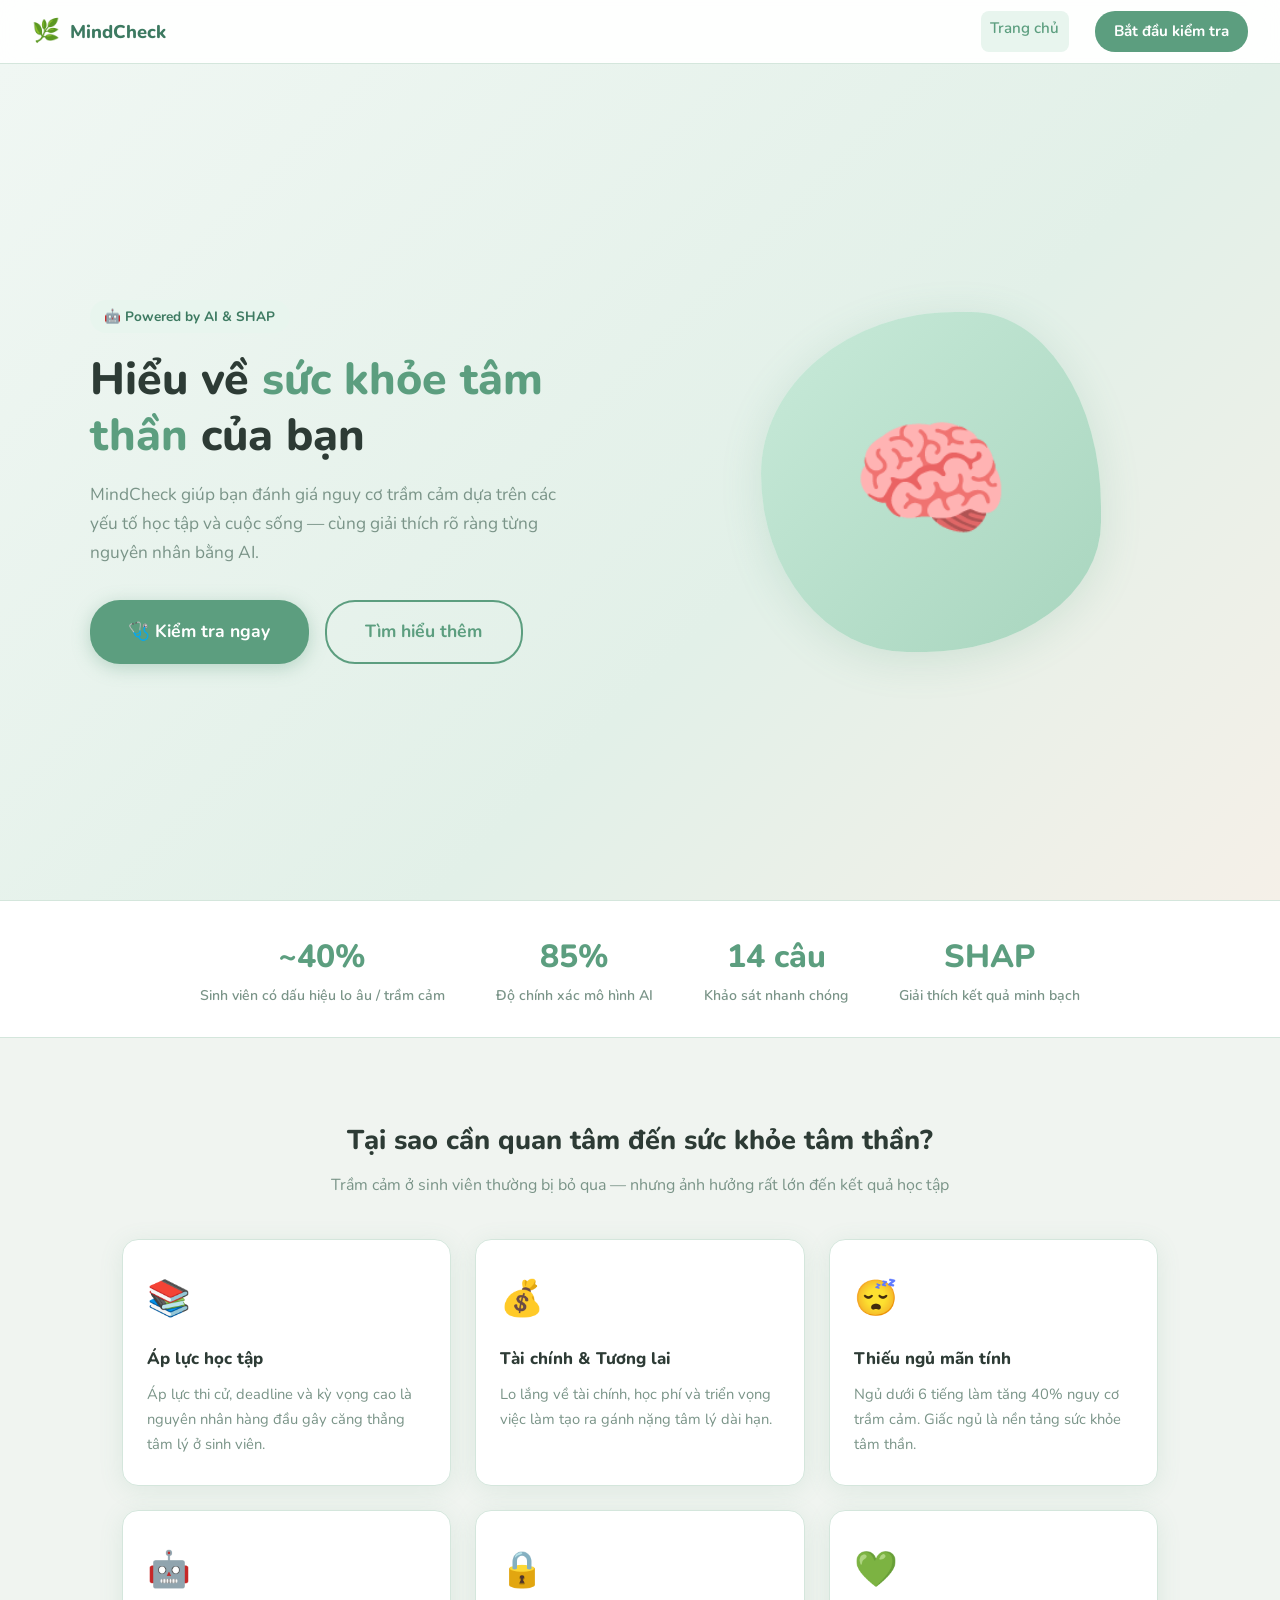
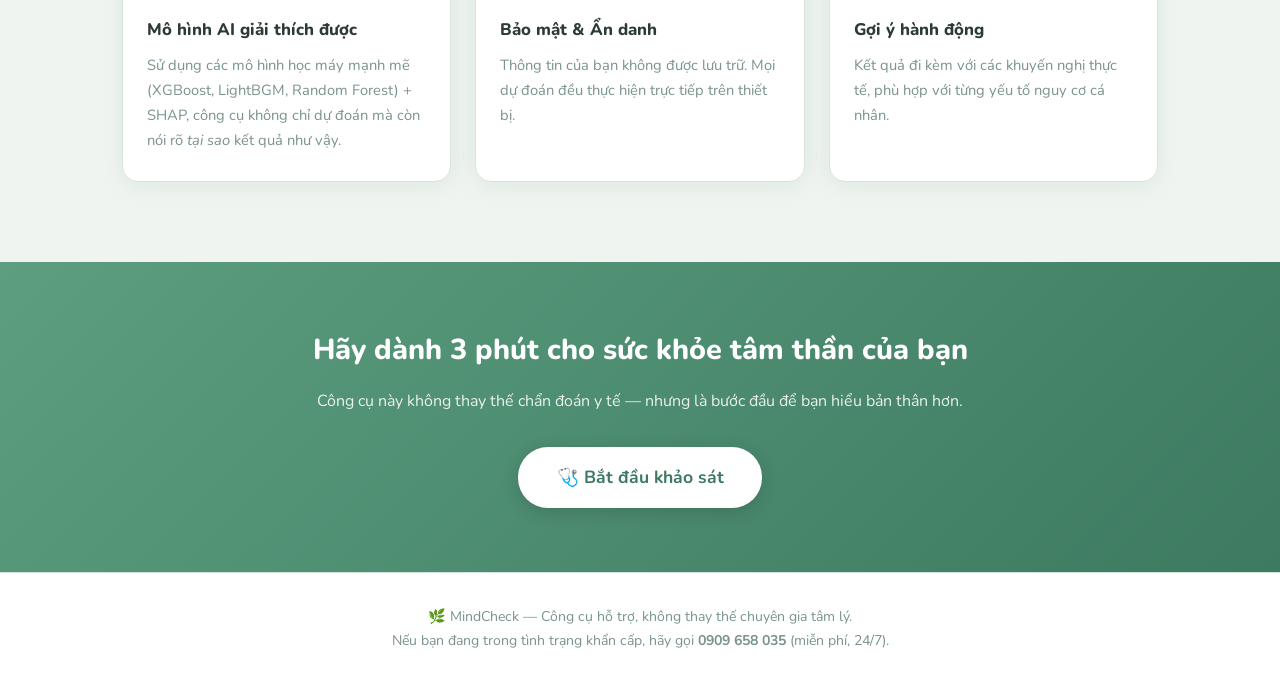
<file: static/index.html>
<!DOCTYPE html>
<html lang="vi">

<head>
  <meta charset="UTF-8" />
  <meta name="viewport" content="width=device-width, initial-scale=1.0" />
  <title>MindCheck – Kiểm tra sức khỏe tâm thần sinh viên</title>
  <meta name="description" content="Công cụ đánh giá nguy cơ trầm cảm cho sinh viên dựa trên AI." />
  <link rel="stylesheet" href="/static/style.css" />
  <style>
    /* ── Hero ─────────────────────────────────────────────────────────── */
    .hero {
      min-height: calc(100vh - 64px);
      display: flex;
      align-items: center;
      background: linear-gradient(135deg, #f0f7f3 0%, #e2f0e8 60%, #f5f0e8 100%);
      padding: 4rem 2rem;
    }

    .hero-inner {
      max-width: 1100px;
      margin: auto;
      display: grid;
      grid-template-columns: 1fr 1fr;
      gap: 4rem;
      align-items: center;
    }

    @media (max-width: 768px) {
      .hero-inner {
        grid-template-columns: 1fr;
        gap: 2rem;
      }

      .hero-img {
        display: none;
      }
    }

    .hero-tag {
      display: inline-flex;
      align-items: center;
      gap: .4rem;
      background: var(--primary-light);
      color: var(--primary-dark);
      padding: .3rem .9rem;
      border-radius: 20px;
      font-size: .85rem;
      font-weight: 700;
      margin-bottom: 1.2rem;
    }

    .hero h1 {
      font-size: clamp(1.9rem, 4vw, 2.8rem);
      font-weight: 800;
      line-height: 1.25;
      color: var(--text);
      margin-bottom: 1rem;
    }

    .hero h1 span {
      color: var(--primary);
    }

    .hero p {
      font-size: 1.08rem;
      color: var(--text-muted);
      margin-bottom: 2rem;
      max-width: 480px;
    }

    .hero-actions {
      display: flex;
      gap: 1rem;
      flex-wrap: wrap;
    }

    .hero-img-wrap {
      position: relative;
      display: flex;
      justify-content: center;
      align-items: center;
    }

    .hero-blob {
      width: 340px;
      height: 340px;
      border-radius: 60% 40% 55% 45% / 50% 60% 40% 55%;
      background: linear-gradient(135deg, #c8ead9, #a8d5be);
      display: flex;
      align-items: center;
      justify-content: center;
      font-size: 8rem;
      animation: blob 8s ease-in-out infinite alternate;
      box-shadow: var(--shadow-lg);
    }

    @keyframes blob {
      from {
        border-radius: 60% 40% 55% 45% / 50% 60% 40% 55%;
      }

      to {
        border-radius: 40% 60% 45% 55% / 60% 40% 55% 45%;
      }
    }

    /* ── Stats strip ──────────────────────────────────────────────────── */
    .stats-strip {
      background: var(--surface);
      border-top: 1px solid var(--border);
      border-bottom: 1px solid var(--border);
      padding: 1.8rem 2rem;
    }

    .stats-inner {
      max-width: 900px;
      margin: auto;
      display: flex;
      justify-content: space-around;
      gap: 2rem;
      flex-wrap: wrap;
    }

    .stat-item {
      text-align: center;
    }

    .stat-num {
      font-size: 2rem;
      font-weight: 800;
      color: var(--primary);
    }

    .stat-label {
      font-size: .88rem;
      color: var(--text-muted);
      font-weight: 600;
    }

    /* ── Info section ────────────────────────────────────────────────── */
    .info-section {
      padding: 5rem 2rem;
      max-width: 1100px;
      margin: auto;
    }

    .section-title {
      font-size: 1.7rem;
      font-weight: 800;
      color: var(--text);
      margin-bottom: .5rem;
    }

    .section-sub {
      color: var(--text-muted);
      margin-bottom: 2.5rem;
    }

    .cards-3 {
      display: grid;
      grid-template-columns: repeat(3, 1fr);
      gap: 1.5rem;
    }

    @media (max-width: 768px) {
      .cards-3 {
        grid-template-columns: 1fr;
      }
    }

    .info-card {
      padding: 1.8rem 1.5rem;
      border-radius: var(--radius);
      background: var(--surface);
      border: 1px solid var(--border);
      box-shadow: var(--shadow);
      transition: transform var(--transition);
    }

    .info-card:hover {
      transform: translateY(-4px);
    }

    .info-card .icon {
      font-size: 2.2rem;
      margin-bottom: 1rem;
    }

    .info-card h3 {
      font-weight: 800;
      margin-bottom: .5rem;
      font-size: 1.05rem;
    }

    .info-card p {
      font-size: .92rem;
      color: var(--text-muted);
    }

    /* ── CTA banner ──────────────────────────────────────────────────── */
    .cta-banner {
      background: linear-gradient(135deg, var(--primary) 0%, var(--primary-dark) 100%);
      padding: 4rem 2rem;
      text-align: center;
      color: #fff;
    }

    .cta-banner h2 {
      font-size: 1.8rem;
      font-weight: 800;
      margin-bottom: .8rem;
    }

    .cta-banner p {
      margin-bottom: 2rem;
      opacity: .88;
    }

    .btn-white {
      background: #fff;
      color: var(--primary-dark) !important;
      box-shadow: 0 4px 18px rgba(0, 0, 0, .15);
    }

    .btn-white:hover {
      background: #f0fff6;
    }

    /* ── Footer ──────────────────────────────────────────────────────── */
    footer {
      background: var(--surface);
      border-top: 1px solid var(--border);
      padding: 2rem;
      text-align: center;
      color: var(--text-muted);
      font-size: .88rem;
    }
  </style>
</head>

<body>

  <!-- Navigation -->
  <nav>
    <div class="nav-logo"><span class="leaf">🌿</span> MindCheck</div>
    <div class="nav-links">
      <a href="/" class="active">Trang chủ</a>
      <a href="/survey" class="btn-nav">Bắt đầu kiểm tra</a>
    </div>
  </nav>

  <!-- Hero -->
  <section class="hero">
    <div class="hero-inner">
      <div class="hero-text fade-up">
        <div class="hero-tag">🤖 Powered by AI &amp; SHAP</div>
        <h1>Hiểu về <span>sức khỏe tâm thần</span> của bạn</h1>
        <p>
          MindCheck giúp bạn đánh giá nguy cơ trầm cảm dựa trên các yếu tố học tập
          và cuộc sống — cùng giải thích rõ ràng từng nguyên nhân bằng AI.
        </p>
        <div class="hero-actions">
          <a href="/survey" class="btn btn-primary btn-lg">
            🩺 Kiểm tra ngay
          </a>
          <a href="#info" class="btn btn-outline btn-lg">Tìm hiểu thêm</a>
        </div>
      </div>
      <div class="hero-img-wrap hero-img fade-up" style="animation-delay:.15s">
        <div class="hero-blob">🧠</div>
      </div>
    </div>
  </section>

  <!-- Stats -->
  <div class="stats-strip">
    <div class="stats-inner">
      <div class="stat-item">
        <div class="stat-num">~40%</div>
        <div class="stat-label">Sinh viên có dấu hiệu lo âu / trầm cảm</div>
      </div>
      <div class="stat-item">
        <div class="stat-num">85%</div>
        <div class="stat-label">Độ chính xác mô hình AI</div>
      </div>
      <div class="stat-item">
        <div class="stat-num">14 câu</div>
        <div class="stat-label">Khảo sát nhanh chóng</div>
      </div>
      <div class="stat-item">
        <div class="stat-num">SHAP</div>
        <div class="stat-label">Giải thích kết quả minh bạch</div>
      </div>
    </div>
  </div>

  <!-- Info section -->
  <section class="info-section" id="info">
    <div class="text-center mb-2">
      <div class="section-title">Tại sao cần quan tâm đến sức khỏe tâm thần?</div>
      <div class="section-sub">Trầm cảm ở sinh viên thường bị bỏ qua — nhưng ảnh hưởng rất lớn đến kết quả học tập</div>
    </div>
    <div class="cards-3">
      <div class="info-card fade-up">
        <div class="icon">📚</div>
        <h3>Áp lực học tập</h3>
        <p>Áp lực thi cử, deadline và kỳ vọng cao là nguyên nhân hàng đầu gây căng thẳng tâm lý ở sinh viên.</p>
      </div>
      <div class="info-card fade-up" style="animation-delay:.1s">
        <div class="icon">💰</div>
        <h3>Tài chính & Tương lai</h3>
        <p>Lo lắng về tài chính, học phí và triển vọng việc làm tạo ra gánh nặng tâm lý dài hạn.</p>
      </div>
      <div class="info-card fade-up" style="animation-delay:.2s">
        <div class="icon">😴</div>
        <h3>Thiếu ngủ mãn tính</h3>
        <p>Ngủ dưới 6 tiếng làm tăng 40% nguy cơ trầm cảm. Giấc ngủ là nền tảng sức khỏe tâm thần.</p>
      </div>
      <div class="info-card fade-up" style="animation-delay:.05s">
        <div class="icon">🤖</div>
        <h3>Mô hình AI giải thích được</h3>
        <p>Sử dụng các mô hình học máy mạnh mẽ (XGBoost, LightBGM, Random Forest) + SHAP, công cụ không chỉ dự đoán mà
          còn nói rõ <em>tại sao</em> kết quả như vậy.</p>
      </div>
      <div class="info-card fade-up" style="animation-delay:.15s">
        <div class="icon">🔒</div>
        <h3>Bảo mật &amp; Ẩn danh</h3>
        <p>Thông tin của bạn không được lưu trữ. Mọi dự đoán đều thực hiện trực tiếp trên thiết bị.</p>
      </div>
      <div class="info-card fade-up" style="animation-delay:.25s">
        <div class="icon">💚</div>
        <h3>Gợi ý hành động</h3>
        <p>Kết quả đi kèm với các khuyến nghị thực tế, phù hợp với từng yếu tố nguy cơ cá nhân.</p>
      </div>
    </div>
  </section>

  <!-- CTA banner -->
  <div class="cta-banner">
    <h2>Hãy dành 3 phút cho sức khỏe tâm thần của bạn</h2>
    <p>Công cụ này không thay thế chẩn đoán y tế — nhưng là bước đầu để bạn hiểu bản thân hơn.</p>
    <a href="/survey" class="btn btn-white btn-lg">🩺 Bắt đầu khảo sát</a>
  </div>

  <footer>
    <p>🌿 MindCheck — Công cụ hỗ trợ, không thay thế chuyên gia tâm lý.<br>
      Nếu bạn đang trong tình trạng khẩn cấp, hãy gọi <strong>0909 658 035</strong> (miễn phí, 24/7).</p>
  </footer>

</body>

</html>
</file>
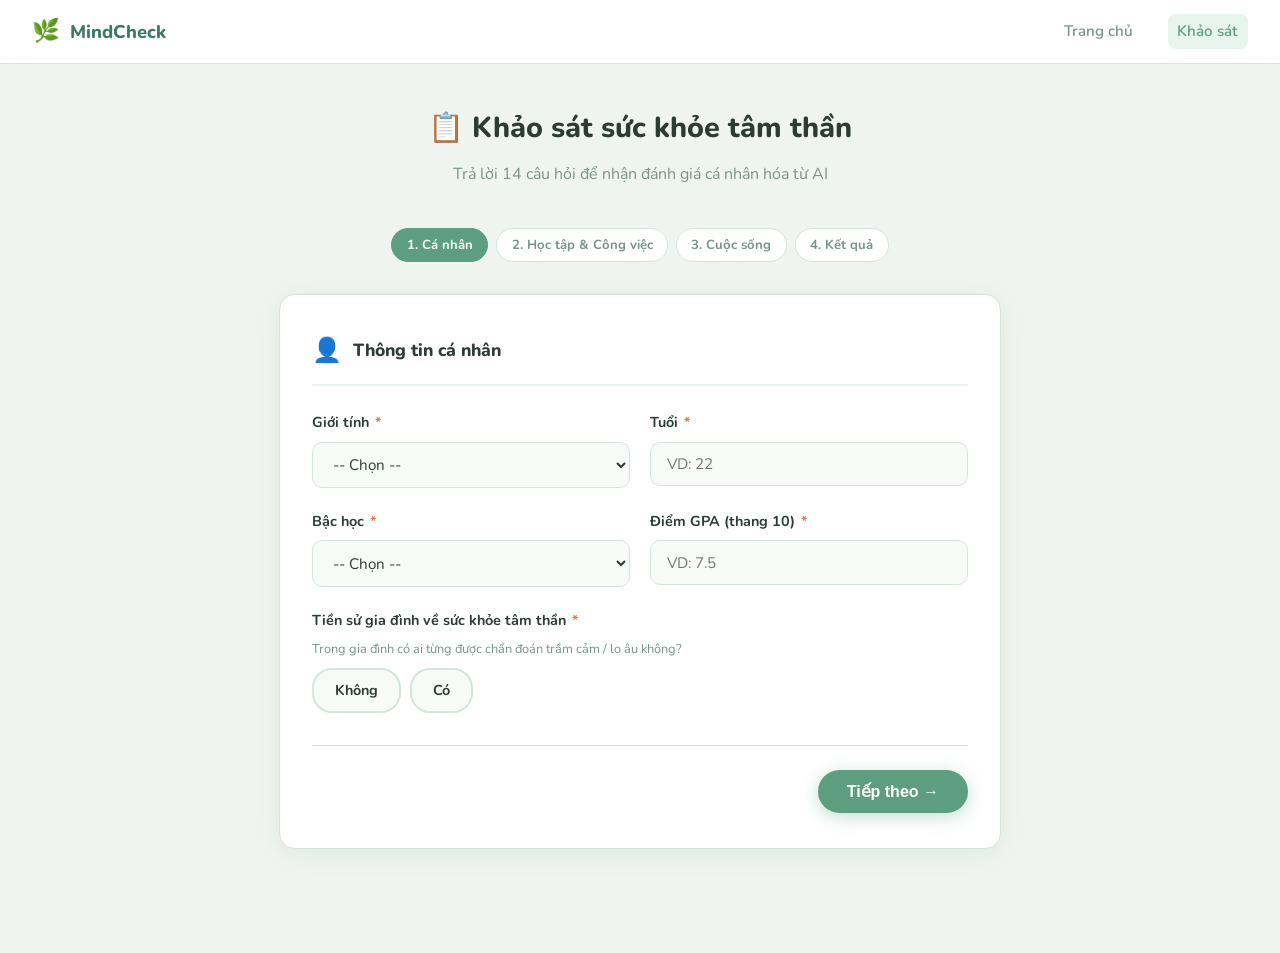
<file: static/survey.html>
<!DOCTYPE html>
<html lang="vi">

<head>
  <meta charset="UTF-8" />
  <meta name="viewport" content="width=device-width, initial-scale=1.0" />
  <title>MindCheck – Khảo sát sức khỏe tâm thần</title>
  <link rel="stylesheet" href="/static/style.css" />
  <style>
    .survey-wrap {
      max-width: 760px;
      margin: 2.5rem auto;
      padding: 0 1.2rem 4rem;
    }

    .page-header {
      text-align: center;
      margin-bottom: 2.5rem;
    }

    .page-header h1 {
      font-size: 1.8rem;
      font-weight: 800;
      margin-bottom: .5rem;
    }

    .page-header p {
      color: var(--text-muted);
    }

    /* Step pills */
    .steps {
      display: flex;
      justify-content: center;
      gap: .5rem;
      margin-bottom: 2rem;
      flex-wrap: wrap;
    }

    .step-pill {
      padding: .3rem .9rem;
      border-radius: 20px;
      font-size: .82rem;
      font-weight: 700;
      background: var(--surface);
      border: 1.5px solid var(--border);
      color: var(--text-muted);
    }

    .step-pill.active {
      background: var(--primary);
      color: #fff;
      border-color: var(--primary);
    }

    .step-pill.done {
      background: var(--primary-light);
      color: var(--primary-dark);
      border-color: var(--accent);
    }

    /* Form card */
    .form-card {
      padding: 2.2rem 2rem;
    }

    @media (max-width: 520px) {
      .form-card {
        padding: 1.4rem 1rem;
      }
    }

    .section-header {
      display: flex;
      align-items: center;
      gap: .7rem;
      margin-bottom: 1.5rem;
      padding-bottom: .8rem;
      border-bottom: 2px solid var(--primary-light);
    }

    .section-header .icon {
      font-size: 1.5rem;
    }

    .section-header h2 {
      font-size: 1.1rem;
      font-weight: 800;
    }

    /* Form grid */
    .form-rows {
      display: flex;
      flex-direction: column;
      gap: 1.3rem;
    }

    /* Pill radio (Yes/No) */
    .pill-group {
      display: flex;
      gap: .6rem;
    }

    .pill-radio {
      display: none;
    }

    .pill-label {
      padding: .5rem 1.3rem;
      border-radius: 20px;
      border: 2px solid var(--border);
      background: var(--surface2);
      font-weight: 700;
      font-size: .92rem;
      cursor: pointer;
      color: var(--text-muted);
      transition: var(--transition);
    }

    .pill-radio:checked+.pill-label {
      background: var(--primary);
      border-color: var(--primary);
      color: #fff;
    }

    /* Nav buttons */
    .form-nav {
      display: flex;
      justify-content: space-between;
      align-items: center;
      margin-top: 2rem;
      padding-top: 1.5rem;
      border-top: 1px solid var(--border);
    }

    /* ─── Result card ──────────────────────────────────────────────────── */
    #result-section {
      display: none;
    }

    .result-card {
      padding: 2.5rem 2rem;
    }

    .result-header {
      text-align: center;
      margin-bottom: 2rem;
    }

    .result-header .emoji {
      font-size: 3.5rem;
      margin-bottom: .5rem;
    }

    .result-header h2 {
      font-size: 1.5rem;
      font-weight: 800;
      margin-bottom: .7rem;
    }

    .prob-label {
      display: flex;
      justify-content: space-between;
      margin-bottom: .4rem;
      font-size: .88rem;
      font-weight: 700;
      color: var(--text-muted);
    }

    .prob-value {
      color: var(--primary);
    }

    .factors-list {
      display: flex;
      flex-direction: column;
      gap: .6rem;
      margin-top: .8rem;
    }

    .recs-list {
      list-style: none;
      display: flex;
      flex-direction: column;
      gap: .6rem;
    }

    .recs-list li {
      background: var(--primary-light);
      border-radius: var(--radius-sm);
      padding: .65rem 1rem;
      font-size: .92rem;
      font-weight: 600;
      color: var(--primary-dark);
    }

    .disclaimer {
      background: #fff8e1;
      border: 1px solid #f9d56e;
      border-radius: var(--radius-sm);
      padding: 1rem;
      font-size: .85rem;
      color: #856404;
      margin-top: 1.5rem;
    }

    /* Loading overlay */
    #loading {
      display: none;
      position: fixed;
      inset: 0;
      background: rgba(240, 244, 240, .75);
      backdrop-filter: blur(4px);
      z-index: 999;
      flex-direction: column;
      align-items: center;
      justify-content: center;
      gap: 1rem;
    }

    #loading p {
      font-weight: 700;
      color: var(--primary);
    }
  </style>
</head>

<body>

  <!-- Nav -->
  <nav>
    <div class="nav-logo"><span class="leaf">🌿</span> MindCheck</div>
    <div class="nav-links">
      <a href="/">Trang chủ</a>
      <a href="/survey" class="active">Khảo sát</a>
    </div>
  </nav>

  <!-- Loading overlay -->
  <div id="loading">
    <div class="spinner"></div>
    <p>Đang phân tích kết quả...</p>
  </div>

  <div class="survey-wrap">
    <div class="page-header fade-up">
      <h1>📋 Khảo sát sức khỏe tâm thần</h1>
      <p>Trả lời 14 câu hỏi để nhận đánh giá cá nhân hóa từ AI</p>
    </div>

    <!-- Step pills -->
    <div class="steps">
      <span class="step-pill active" id="pill-1">1. Cá nhân</span>
      <span class="step-pill" id="pill-2">2. Học tập &amp; Công việc</span>
      <span class="step-pill" id="pill-3">3. Cuộc sống</span>
      <span class="step-pill" id="pill-4">4. Kết quả</span>
    </div>

    <!-- ── FORM ───────────────────────────────────────────────────────── -->
    <form id="survey-form" novalidate>

      <!-- Step 1: Personal info -->
      <div class="card form-card fade-up" id="step-1">
        <div class="section-header">
          <span class="icon">👤</span>
          <h2>Thông tin cá nhân</h2>
        </div>
        <div class="form-rows">

          <div class="grid-2">
            <div class="form-group">
              <label>Giới tính <span class="required">*</span></label>
              <select name="gender" required>
                <option value="">-- Chọn --</option>
                <option value="Male">Nam</option>
                <option value="Female">Nữ</option>
              </select>
            </div>
            <div class="form-group">
              <label>Tuổi <span class="required">*</span></label>
              <input type="number" name="age" min="15" max="50" placeholder="VD: 22" required />
            </div>
          </div>

          <div class="grid-2">
            <div class="form-group">
              <label>Bậc học <span class="required">*</span></label>
              <select name="degree" required>
                <option value="">-- Chọn --</option>
                <option value="HSC">THPT (HSC)</option>
                <option value="B.Tech">Đại học – Kỹ thuật (B.Tech/BE)</option>
                <option value="BSc">Đại học – Khoa học (BSc)</option>
                <option value="BCA">Đại học – CNTT (BCA/BBA)</option>
                <option value="MBA">Thạc sĩ – Quản trị (MBA)</option>
                <option value="MSc">Thạc sĩ – Khoa học (MSc)</option>
                <option value="PhD">Tiến sĩ (PhD)</option>
                <option value="Others">Khác</option>
              </select>
            </div>
            <div class="form-group">
              <label>Điểm GPA (thang 10) <span class="required">*</span></label>
              <input type="number" name="cgpa" min="0" max="10" step="0.1" placeholder="VD: 7.5" required />
            </div>
          </div>

          <div class="form-group">
            <label>Tiền sử gia đình về sức khỏe tâm thần <span class="required">*</span></label>
            <div class="hint">Trong gia đình có ai từng được chẩn đoán trầm cảm / lo âu không?</div>
            <div class="pill-group">
              <input type="radio" class="pill-radio" name="family_history" id="fh-no" value="No" required />
              <label class="pill-label" for="fh-no">Không</label>
              <input type="radio" class="pill-radio" name="family_history" id="fh-yes" value="Yes" />
              <label class="pill-label" for="fh-yes">Có</label>
            </div>
          </div>

        </div>
        <div class="form-nav">
          <span></span>
          <button type="button" class="btn btn-primary" onclick="nextStep(1)">Tiếp theo →</button>
        </div>
      </div>

      <!-- Step 2: Study & Work -->
      <div class="card form-card fade-up" id="step-2" style="display:none">
        <div class="section-header">
          <span class="icon">📚</span>
          <h2>Học tập &amp; Công việc</h2>
        </div>
        <div class="form-rows">

          <div class="form-group">
            <label>Áp lực học tập <span class="required">*</span></label>
            <div class="hint">1 = Rất thấp &nbsp;|&nbsp; 5 = Rất cao</div>
            <div class="scale-group" data-name="academic_pressure">
              <button type="button" class="scale-btn" data-val="1">1</button>
              <button type="button" class="scale-btn" data-val="2">2</button>
              <button type="button" class="scale-btn" data-val="3">3</button>
              <button type="button" class="scale-btn" data-val="4">4</button>
              <button type="button" class="scale-btn" data-val="5">5</button>
            </div>
            <input type="hidden" name="academic_pressure" required />
          </div>

          <div class="form-group">
            <label>Mức hài lòng với việc học <span class="required">*</span></label>
            <div class="hint">1 = Rất không hài lòng &nbsp;|&nbsp; 5 = Rất hài lòng</div>
            <div class="scale-group" data-name="study_satisfaction">
              <button type="button" class="scale-btn" data-val="1">1</button>
              <button type="button" class="scale-btn" data-val="2">2</button>
              <button type="button" class="scale-btn" data-val="3">3</button>
              <button type="button" class="scale-btn" data-val="4">4</button>
              <button type="button" class="scale-btn" data-val="5">5</button>
            </div>
            <input type="hidden" name="study_satisfaction" required />
          </div>

          <div class="grid-2">
            <div class="form-group">
              <label>Áp lực công việc / thực tập</label>
              <div class="hint">0 = Không có việc làm</div>
              <div class="scale-group" data-name="work_pressure">
                <button type="button" class="scale-btn" data-val="0">0</button>
                <button type="button" class="scale-btn" data-val="1">1</button>
                <button type="button" class="scale-btn" data-val="2">2</button>
                <button type="button" class="scale-btn" data-val="3">3</button>
                <button type="button" class="scale-btn" data-val="4">4</button>
                <button type="button" class="scale-btn" data-val="5">5</button>
              </div>
              <input type="hidden" name="work_pressure" value="0" />
            </div>
            <div class="form-group">
              <label>Mức hài lòng với công việc</label>
              <div class="hint">0 = Không đi làm</div>
              <div class="scale-group" data-name="job_satisfaction">
                <button type="button" class="scale-btn" data-val="0">0</button>
                <button type="button" class="scale-btn" data-val="1">1</button>
                <button type="button" class="scale-btn" data-val="2">2</button>
                <button type="button" class="scale-btn" data-val="3">3</button>
                <button type="button" class="scale-btn" data-val="4">4</button>
                <button type="button" class="scale-btn" data-val="5">5</button>
              </div>
              <input type="hidden" name="job_satisfaction" value="0" />
            </div>
          </div>

          <div class="form-group">
            <label>Số giờ học / làm mỗi ngày <span class="required">*</span></label>
            <input type="number" name="work_study_hours" min="0" max="20" step="0.5" placeholder="VD: 6" required />
          </div>

        </div>
        <div class="form-nav">
          <button type="button" class="btn btn-outline" onclick="prevStep(2)">← Quay lại</button>
          <button type="button" class="btn btn-primary" onclick="nextStep(2)">Tiếp theo →</button>
        </div>
      </div>

      <!-- Step 3: Lifestyle -->
      <div class="card form-card fade-up" id="step-3" style="display:none">
        <div class="section-header">
          <span class="icon">🌙</span>
          <h2>Lối sống &amp; Sức khỏe</h2>
        </div>
        <div class="form-rows">

          <div class="form-group">
            <label>Thời gian ngủ trung bình <span class="required">*</span></label>
            <select name="sleep_duration" required>
              <option value="">-- Chọn --</option>
              <option value="Less than 5 hours">Dưới 5 tiếng</option>
              <option value="5-6 hours">5–6 tiếng</option>
              <option value="7-8 hours">7–8 tiếng</option>
              <option value="More than 8 hours">Trên 8 tiếng</option>
            </select>
          </div>

          <div class="form-group">
            <label>Chế độ ăn uống <span class="required">*</span></label>
            <select name="dietary_habits" required>
              <option value="">-- Chọn --</option>
              <option value="Healthy">Lành mạnh (nhiều rau, ít đồ ăn nhanh)</option>
              <option value="Moderate">Bình thường</option>
              <option value="Unhealthy">Không lành mạnh (nhiều đồ ăn nhanh)</option>
              <option value="Others">Khác</option>
            </select>
          </div>

          <div class="form-group">
            <label>Áp lực tài chính <span class="required">*</span></label>
            <div class="hint">1 = Không lo &nbsp;|&nbsp; 5 = Lo lắng rất nhiều</div>
            <div class="scale-group" data-name="financial_stress">
              <button type="button" class="scale-btn" data-val="1">1</button>
              <button type="button" class="scale-btn" data-val="2">2</button>
              <button type="button" class="scale-btn" data-val="3">3</button>
              <button type="button" class="scale-btn" data-val="4">4</button>
              <button type="button" class="scale-btn" data-val="5">5</button>
            </div>
            <input type="hidden" name="financial_stress" required />
          </div>

          <div class="form-group">
            <label>Bạn có từng có suy nghĩ tiêu cực về bản thân không? <span class="required">*</span></label>
            <div class="hint">Thông tin hoàn toàn được bảo mật và chỉ dùng cho mô hình AI</div>
            <div class="pill-group">
              <input type="radio" class="pill-radio" name="suicidal_thoughts" id="st-no" value="No" required />
              <label class="pill-label" for="st-no">Không</label>
              <input type="radio" class="pill-radio" name="suicidal_thoughts" id="st-yes" value="Yes" />
              <label class="pill-label" for="st-yes">Có</label>
            </div>
          </div>

        </div>
        <div class="form-nav">
          <button type="button" class="btn btn-outline" onclick="prevStep(3)">← Quay lại</button>
          <button type="submit" class="btn btn-primary">
            🔍 Phân tích kết quả
          </button>
        </div>
      </div>

    </form><!-- end form -->

    <!-- ── RESULT SECTION ──────────────────────────────────────────────── -->
    <div id="result-section" class="fade-up">
      <div class="card result-card">

        <div class="result-header">
          <div class="emoji" id="result-emoji">🧠</div>
          <h2>Kết quả đánh giá của bạn</h2>
          <div id="result-badge" class="risk-badge"></div>
        </div>

        <!-- Probability bar -->
        <div style="margin-bottom:1.8rem">
          <div class="prob-label">
            <span>Xác suất nguy cơ trầm cảm</span>
            <span class="prob-value" id="prob-text">—</span>
          </div>
          <div class="progress-bar-wrap">
            <div class="progress-bar-fill" id="prob-bar" style="width:0%"></div>
          </div>
        </div>

        <!-- Explanation -->
        <div style="margin-bottom:1.8rem">
          <div style="font-weight:800;margin-bottom:.6rem;font-size:1rem;">Phân tích</div>
          <div id="explanation-text" style="font-size:.95rem;color:var(--text);line-height:1.8"></div>
        </div>

        <!-- Top factors
        <div style="margin-bottom:1.8rem">
          <div style="font-weight:800;margin-bottom:.8rem;font-size:1rem;">Các yếu tố ảnh hưởng chính</div>
          <div class="factors-list" id="factors-list"></div>
        </div> -->

        <!-- Recommendations -->
        <div>
          <div style="font-weight:800;margin-bottom:.8rem;font-size:1rem;">Gợi ý hành động</div>
          <ul class="recs-list" id="recs-list"></ul>
        </div>

        <!-- Disclaimer -->
        <div class="disclaimer">
          ⚠️ <strong>Lưu ý:</strong> Đây là công cụ hỗ trợ, KHÔNG phải chẩn đoán y tế.
          Nếu bạn lo lắng về sức khỏe tâm thần, hãy tham khảo ý kiến chuyên gia.
          Đường dây hỗ trợ: <strong>0909 658 035</strong> (miễn phí, 24/7).
        </div>

        <div class="form-nav" style="margin-top:1.5rem">
          <button class="btn btn-outline" onclick="resetForm()">← Làm lại</button>
          <button class="btn btn-primary" onclick="window.print()">In kết quả</button>
        </div>

      </div>
    </div>

  </div><!-- end survey-wrap -->

  <script src="/static/env.js"></script>
  <script src="/static/app.js"></script>
</body>

</html>
</file>
<file: static/style.css>
/* ── Google Fonts ─────────────────────────────────────────────────────────── */
@import url('https://fonts.googleapis.com/css2?family=Nunito:wght@300;400;500;600;700;800&display=swap');

/* ── CSS Variables ─────────────────────────────────────────────────────────── */
:root {
  --bg:           #f0f4f0;
  --surface:      #ffffff;
  --surface2:     #f7faf7;
  --primary:      #5c9e7f;
  --primary-dark: #3d7a61;
  --primary-light:#e8f5ee;
  --accent:       #8ab4a0;
  --warn:         #e07b54;
  --warn-light:   #fff0eb;
  --danger:       #c0392b;
  --danger-light: #fdecea;
  --ok:           #27ae60;
  --ok-light:     #eafaf1;
  --text:         #2d3b35;
  --text-muted:   #7a9488;
  --border:       #d4e6dc;
  --shadow:       0 4px 24px rgba(92,158,127,.12);
  --shadow-lg:    0 8px 40px rgba(92,158,127,.18);
  --radius:       16px;
  --radius-sm:    10px;
  --transition:   .25s ease;
}

/* ── Reset ──────────────────────────────────────────────────────────────────── */
*, *::before, *::after { box-sizing: border-box; margin: 0; padding: 0; }
html { scroll-behavior: smooth; }
body {
  font-family: 'Nunito', sans-serif;
  background: var(--bg);
  color: var(--text);
  line-height: 1.7;
  min-height: 100vh;
}
a { color: var(--primary); text-decoration: none; }
a:hover { color: var(--primary-dark); }

/* ── Shared Navigation ───────────────────────────────────────────────────────── */
nav {
  position: sticky; top: 0; z-index: 100;
  background: rgba(255,255,255,.92);
  backdrop-filter: blur(14px);
  border-bottom: 1px solid var(--border);
  padding: 0 2rem;
  display: flex; align-items: center; justify-content: space-between;
  height: 64px;
}
.nav-logo {
  display: flex; align-items: center; gap: .6rem;
  font-weight: 800; font-size: 1.15rem; color: var(--primary-dark);
}
.nav-logo .leaf { font-size: 1.4rem; }
.nav-links { display: flex; gap: 1.6rem; }
.nav-links a {
  font-weight: 600; font-size: .95rem; color: var(--text-muted);
  padding: .3rem .6rem; border-radius: 8px; transition: var(--transition);
}
.nav-links a:hover, .nav-links a.active { color: var(--primary); background: var(--primary-light); }
.btn-nav {
  background: var(--primary); color: #fff !important;
  padding: .45rem 1.2rem !important; border-radius: 20px !important;
  font-weight: 700 !important;
}
.btn-nav:hover { background: var(--primary-dark) !important; color: #fff !important; }

/* ── Buttons ─────────────────────────────────────────────────────────────────── */
.btn {
  display: inline-flex; align-items: center; justify-content: center; gap: .5rem;
  padding: .75rem 1.8rem; border-radius: 30px; font-weight: 700;
  font-size: 1rem; cursor: pointer; border: none;
  transition: transform var(--transition), box-shadow var(--transition), background var(--transition);
  text-decoration: none;
}
.btn:hover { transform: translateY(-2px); }
.btn-primary {
  background: var(--primary); color: #fff;
  box-shadow: 0 4px 18px rgba(92,158,127,.35);
}
.btn-primary:hover { background: var(--primary-dark); box-shadow: 0 6px 24px rgba(92,158,127,.45); color: #fff; }
.btn-outline {
  background: transparent; color: var(--primary);
  border: 2px solid var(--primary);
}
.btn-outline:hover { background: var(--primary-light); }
.btn-lg { padding: .95rem 2.4rem; font-size: 1.1rem; }

/* ── Cards ───────────────────────────────────────────────────────────────────── */
.card {
  background: var(--surface);
  border-radius: var(--radius);
  box-shadow: var(--shadow);
  border: 1px solid var(--border);
}

/* ── Form Elements ───────────────────────────────────────────────────────────── */
.form-group { display: flex; flex-direction: column; gap: .45rem; }
.form-group label {
  font-weight: 700; font-size: .9rem; color: var(--text);
}
.form-group label .required { color: var(--warn); margin-left: 2px; }
.form-group .hint { font-size: .8rem; color: var(--text-muted); }

input[type=text], input[type=number], select, textarea {
  width: 100%; padding: .7rem 1rem;
  border: 1.5px solid var(--border); border-radius: var(--radius-sm);
  font-family: 'Nunito', sans-serif; font-size: .95rem; color: var(--text);
  background: var(--surface2);
  transition: border-color var(--transition), box-shadow var(--transition);
  outline: none;
}
input:focus, select:focus, textarea:focus {
  border-color: var(--primary);
  box-shadow: 0 0 0 3px rgba(92,158,127,.15);
  background: #fff;
}

/* Scale rating buttons */
.scale-group { display: flex; gap: .5rem; flex-wrap: wrap; }
.scale-btn {
  width: 44px; height: 44px; border-radius: 50%;
  border: 2px solid var(--border); background: var(--surface2);
  font-weight: 700; font-size: .95rem; cursor: pointer; color: var(--text-muted);
  transition: var(--transition);
  display: flex; align-items: center; justify-content: center;
}
.scale-btn:hover { border-color: var(--primary); color: var(--primary); background: var(--primary-light); }
.scale-btn.active { background: var(--primary); border-color: var(--primary); color: #fff; }

/* ── Risk badge ─────────────────────────────────────────────────────────────── */
.risk-badge {
  display: inline-block; padding: .35rem 1rem;
  border-radius: 30px; font-weight: 800; font-size: 1rem;
}
.risk-Thấp    { background: var(--ok-light);     color: var(--ok);     }
.risk-Trung   { background: #fef9e7;              color: #d4ac0d;       }
.risk-Cao     { background: var(--warn-light);    color: var(--warn);   }
.risk-Rất     { background: var(--danger-light);  color: var(--danger); }

/* ── Progress bar ───────────────────────────────────────────────────────────── */
.progress-bar-wrap {
  background: var(--border); border-radius: 30px;
  height: 10px; overflow: hidden;
}
.progress-bar-fill {
  height: 100%; border-radius: 30px;
  background: linear-gradient(90deg, var(--ok), var(--warn));
  transition: width .8s cubic-bezier(.4,0,.2,1);
}

/* ── Factor chips ────────────────────────────────────────────────────────────── */
.factor-chip {
  display: flex; align-items: center; gap: .5rem;
  background: var(--surface2); border: 1px solid var(--border);
  border-radius: var(--radius-sm); padding: .55rem .9rem;
  font-size: .88rem;
}
.factor-chip .arrow { font-size: 1rem; }
.factor-chip .arrow.up   { color: var(--warn); }
.factor-chip .arrow.down { color: var(--ok);   }

/* ── Spinner ──────────────────────────────────────────────────────────────────── */
.spinner {
  width: 40px; height: 40px; border-radius: 50%;
  border: 4px solid var(--primary-light);
  border-top-color: var(--primary);
  animation: spin .8s linear infinite;
}
@keyframes spin { to { transform: rotate(360deg); } }

/* ── Fade-in animation ───────────────────────────────────────────────────────── */
@keyframes fadeUp {
  from { opacity: 0; transform: translateY(20px); }
  to   { opacity: 1; transform: translateY(0); }
}
.fade-up { animation: fadeUp .5s ease both; }

/* ── Utility ─────────────────────────────────────────────────────────────────── */
.text-center { text-align: center; }
.text-muted  { color: var(--text-muted); }
.mt-1 { margin-top: .5rem; }
.mt-2 { margin-top: 1rem; }
.mt-3 { margin-top: 1.5rem; }
.mt-4 { margin-top: 2rem; }
.mb-2 { margin-bottom: 1rem; }
.gap-1 { gap: .5rem; }
.flex  { display: flex; }
.flex-col { flex-direction: column; }
.items-center { align-items: center; }
.justify-between { justify-content: space-between; }
.grid-2 { display: grid; grid-template-columns: 1fr 1fr; gap: 1.2rem; }
@media (max-width: 640px) { .grid-2 { grid-template-columns: 1fr; } }

/* ── Scrollbar ───────────────────────────────────────────────────────────────── */
::-webkit-scrollbar { width: 6px; }
::-webkit-scrollbar-track { background: var(--bg); }
::-webkit-scrollbar-thumb { background: var(--accent); border-radius: 3px; }
</file>
